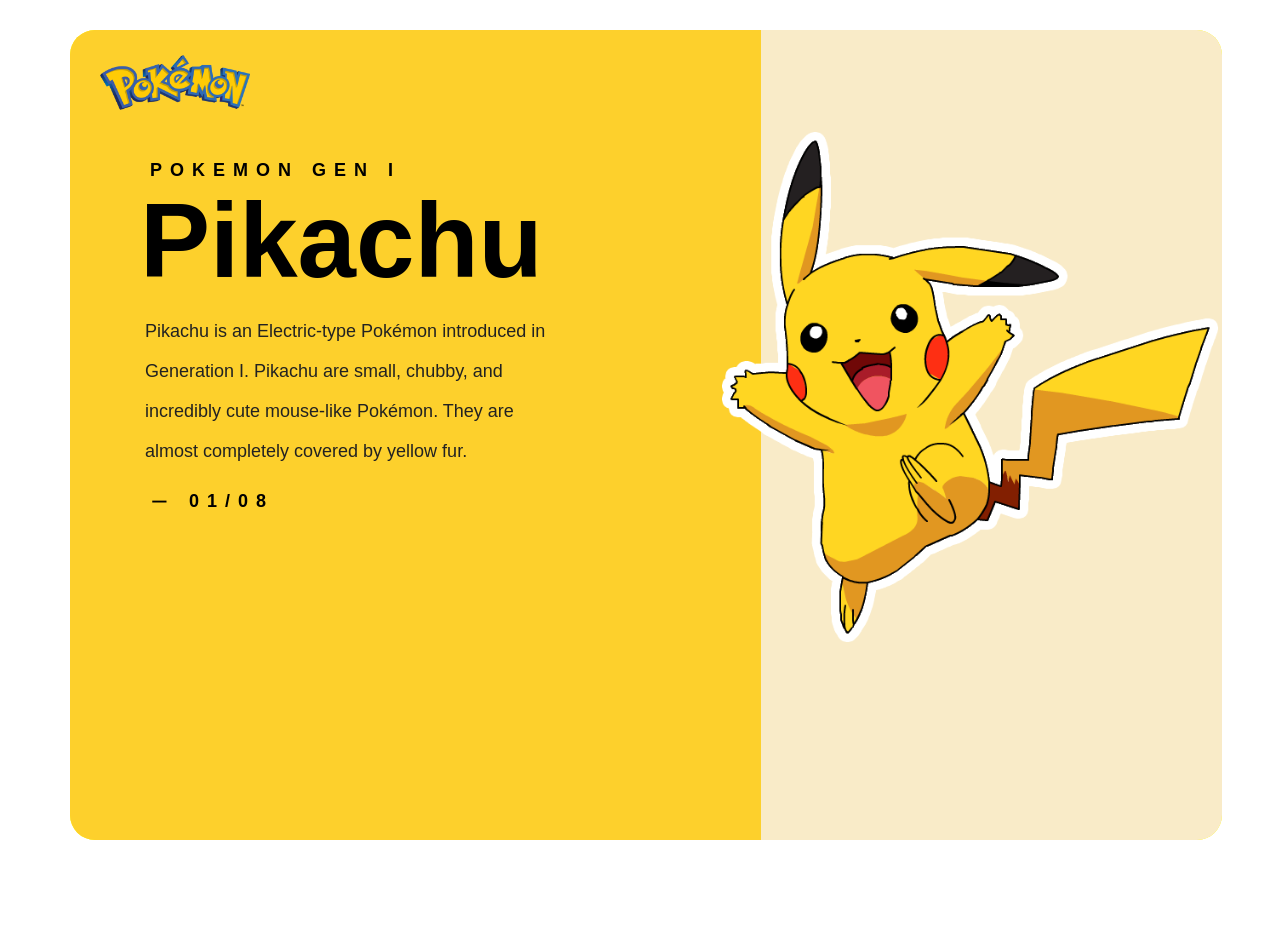
<file: Assignments/CSS/index.html>
<!DOCTYPE html>
<html lang="en">

<head>
    <meta charset="UTF-8">
    <meta name="viewport" content="width=device-width, initial-scale=1.0">
    <title>Pokemon UI</title>

    <link rel="stylesheet" href="style.css">
</head>

<body>

    <div class="parent">
        
        <img src="images/logo.png" alt="Pokeball" class="logo">
        <div class="dot1"></div>
        <div class="dot2"></div>
        <div class="dot3"></div>
        <div class="dot4"></div>
        <div class="dot5"></div>
        
        <div class="child1">

            <h4>POKEMON GEN I</h4>

                <h1>Pikachu</h1>

                <p>
                    Pikachu is an Electric-type Pokémon introduced in
                    Generation I. Pikachu are small, chubby, and
                    incredibly cute mouse-like Pokémon. They are
                    almost completely covered by yellow fur.
                </p>

                <h4 id="down">⸺ 01/08</h4>
            
        </div>
        <div class="child2">
            <img src="images/pikachu.png" alt="Pikachu" class="pikachu">
        </div>
        
            
    </div>

</body>

</html>
</file>
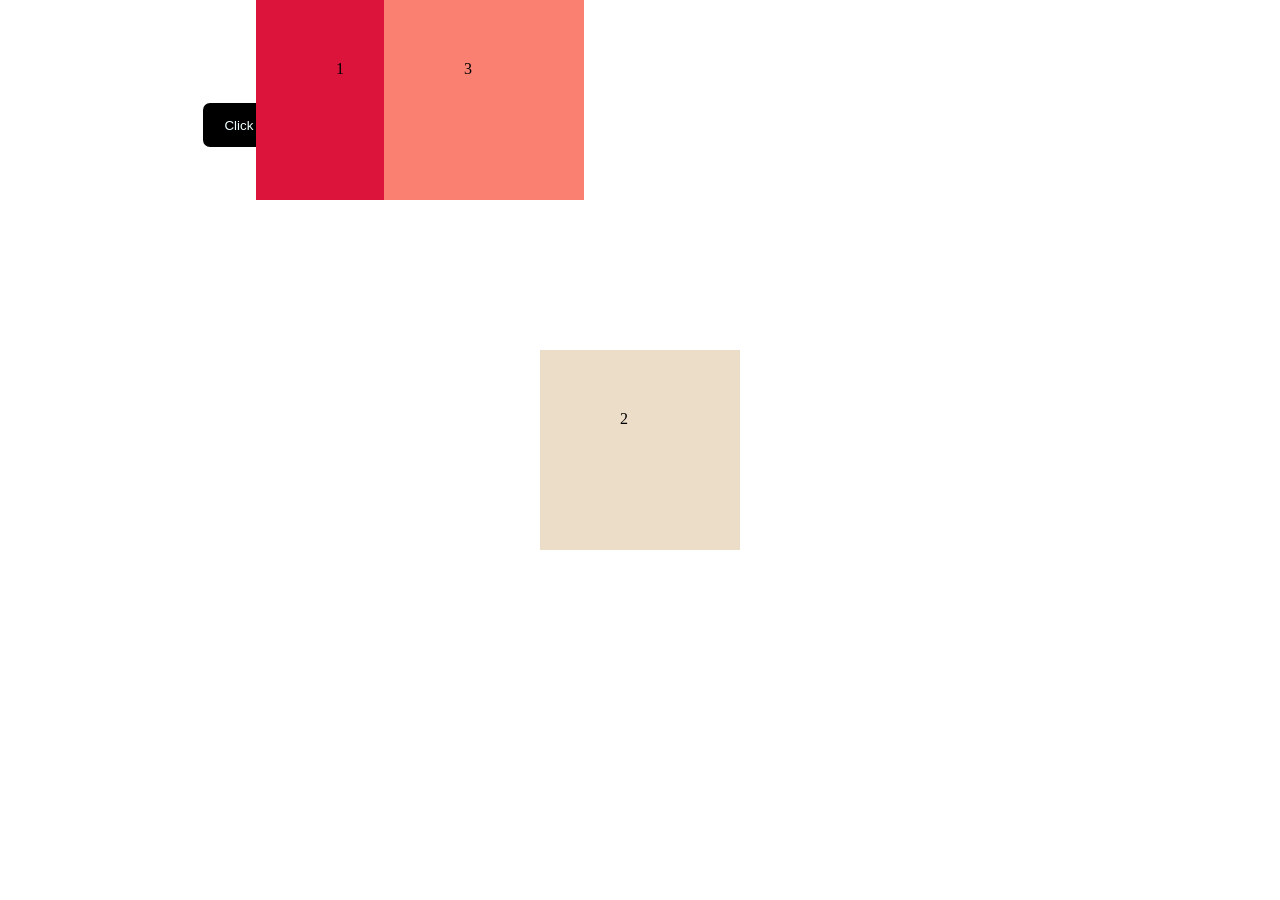
<file: CSS/CSS-Day1,2/index.html>
<!DOCTYPE html>
<html lang="en">
<head>
    <meta charset="UTF-8">
    <meta name="viewport" content="width=device-width, initial-scale=1.0">
    <title>Document</title>
    <link rel="stylesheet" href="style.css">
</head>
<body>
    <div id="box1">1</div>
    <div id="box2">2</div>
    <div id="box3">3</div>
    <button>Click Me</button>
</body>
</html>
</file>
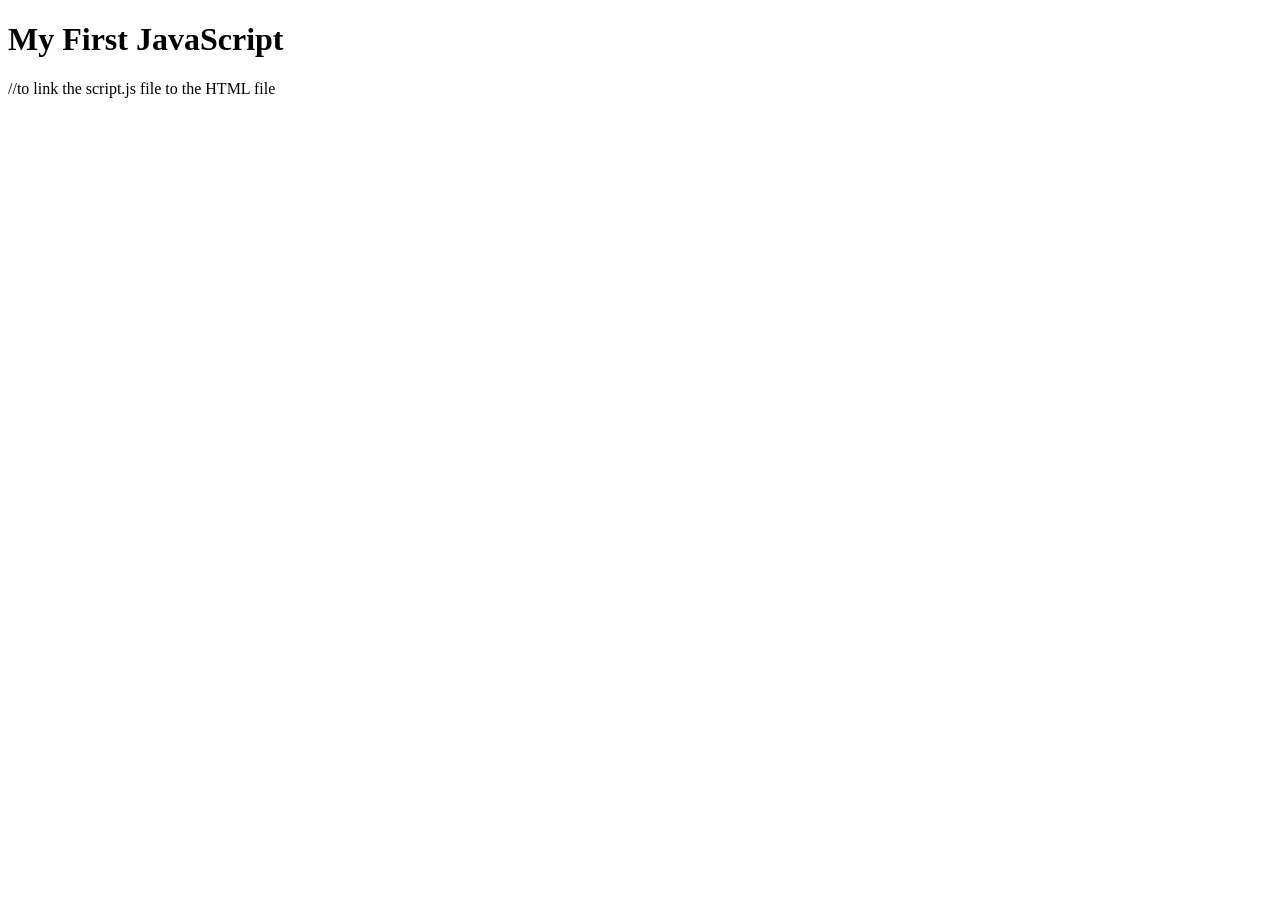
<file: JS/JS_Day1_Phase1/index.html>
<!DOCTYPE html>
<html lang="en">
<head>
    <meta charset="UTF-8">
    <meta name="viewport" content="width=device-width, initial-scale=1.0">
    <title>Document</title>
</head>
<body>
    
    <h1>My First JavaScript</h1>
    <script src="script.js"></script>  //to link the script.js file to the HTML file
</body>
</html>
</file>
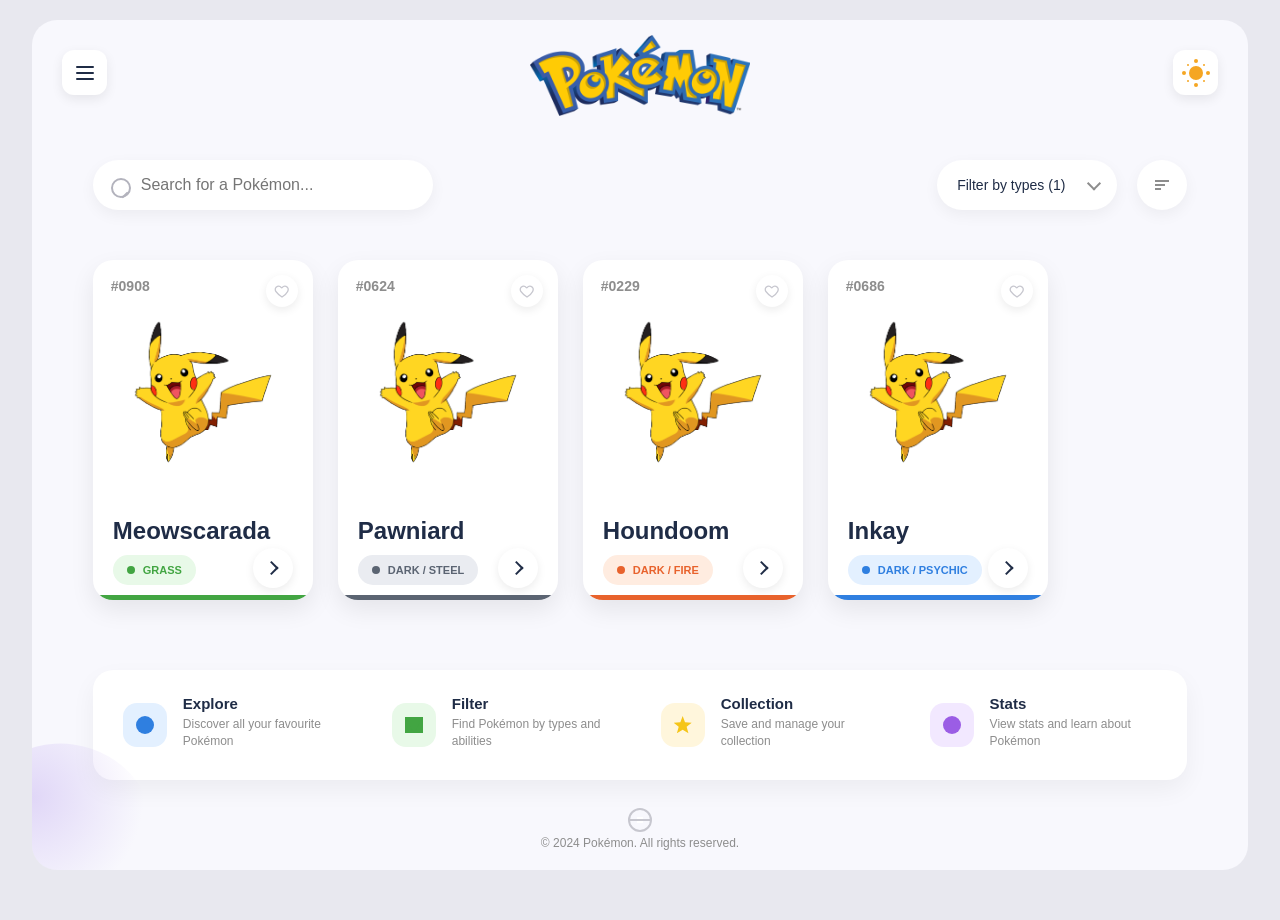
<file: Assignments/CSS/A1- Design 2/index.html>
<!DOCTYPE html>
<html lang="en">

<head>
    <meta charset="UTF-8">
    <meta name="viewport" content="width=device-width, initial-scale=1.0">
    <title>Pokemon UI</title>

    <link rel="stylesheet" href="style.css">
</head>

<body>

    <main class="container">

        <!-- ================= HEADER ================= -->

        <header>

            <button class="menu"></button>

            <img src="images/logo.png" alt="Pokemon Logo" class="logo">

            <button class="theme"></button>

        </header>

        <!-- ================= SEARCH ================= -->

        <section class="search">

            <input
                type="text"
                placeholder="Search for a Pokémon..."
            >

            <button class="filter-btn">
                Filter by types (1)
            </button>

            <button class="sort-btn"></button>

        </section>

        <!-- ================= POKEMON CARDS ================= -->

        <section class="cards">

            <!-- Card 1 -->

            <article class="card type-grass">

                <p class="number">
                    #0908
                </p>

                <button class="fav"></button>

                <img
                    src="images/pikachu.png"
                    alt="Meowscarada"
                    class="pokemon-image"
                >

                <h2>
                    Meowscarada
                </h2>

                <button class="type type-grass">
                    GRASS
                </button>

                <button class="arrow"></button>

            </article>

            <!-- Card 2 -->

            <article class="card type-steel">

                <p class="number">
                    #0624
                </p>

                <button class="fav"></button>

                <img
                    src="images/pikachu.png"
                    alt="Pawniard"
                    class="pokemon-image"
                >

                <h2>
                    Pawniard
                </h2>

                <button class="type type-steel">
                    DARK / STEEL
                </button>

                <button class="arrow"></button>

            </article>

            <!-- Card 3 -->

            <article class="card type-fire">

                <p class="number">
                    #0229
                </p>

                <button class="fav"></button>

                <img
                    src="images/pikachu.png"
                    alt="Houndoom"
                    class="pokemon-image"
                >

                <h2>
                    Houndoom
                </h2>

                <button class="type type-fire">
                    DARK / FIRE
                </button>

                <button class="arrow"></button>

            </article>

            <!-- Card 4 -->

            <article class="card type-psychic">

                <p class="number">
                    #0686
                </p>

                <button class="fav"></button>

                <img
                    src="images/pikachu.png"
                    alt="Inkay"
                    class="pokemon-image"
                >

                <h2>
                    Inkay
                </h2>

                <button class="type type-psychic">
                    DARK / PSYCHIC
                </button>

                <button class="arrow"></button>

            </article>

        </section>

        <!-- ================= FEATURES ================= -->

        <section class="features">

            <article class="feature feature-explore">

                <h3>
                    Explore
                </h3>

                <p>
                    Discover all your favourite Pokémon
                </p>

            </article>

            <article class="feature feature-filter">

                <h3>
                    Filter
                </h3>

                <p>
                    Find Pokémon by types and abilities
                </p>

            </article>

            <article class="feature feature-collection">

                <h3>
                    Collection
                </h3>

                <p>
                    Save and manage your collection
                </p>

            </article>

            <article class="feature feature-stats">

                <h3>
                    Stats
                </h3>

                <p>
                    View stats and learn about Pokémon
                </p>

            </article>

        </section>

        <!-- ================= FOOTER ================= -->

        <footer>

            <p>
                © 2024 Pokémon. All rights reserved.
            </p>

        </footer>

    </main>

</body>

</html>
</file>
<file: Assignments/CSS/style.css>
*{
    margin: 0;
    padding: 0;
    box-sizing: border-box;
}

html,
body{
    height: 100%;
    width: 100%;
}

.parent{
    width: 90%;
    height: 90%;
    background-color: yellow;
    margin-top: 30px;
    margin-left: 70px;
    border-radius: 25px;
    display: flex;
    overflow: hidden;
    position: relative;

    
}

.child1{
    height: 100%;
    width: 60%;
    background-color: #fdd02c;
}

.child2{
    height: 100%;
    width: 40%;
    background-color: #f9ebc8;
    
}

.pikachu{
    position: absolute;
    width: 600px;
    height: auto;
    top: 50px;
    left: 600px;
}

.dot1{
    height: 13px;
    width: 13px;
    background-color: black;
    border-radius: 30px;
    position: absolute;
    left: 1328px;
    top: 295px   ;

}
.dot2{
    height: 10px;
    width: 10px;
    background-color: #fdd02c;
    border-radius: 30px;
    position: absolute;
    left: 1330px;
    top: 320px

}
.dot3{
    height: 10px;
    width: 10px;
    background-color: #fdd02c;
    border-radius: 30px;
    position: absolute;
    left: 1330px;
    top: 340px

}
.dot4{
    height: 10px;
    width: 10px;
    background-color: #fdd02c;
    border-radius: 30px;
    position: absolute;
    left: 1330px;
    top: 360px

}
.dot5{
    height: 10px;
    width: 10px;
    background-color: #fdd02c;
    border-radius: 30px;
    position: absolute;
    left: 1330px;
    top: 380px
}

h4{

    font-size:18px;
    letter-spacing:8px;
    margin-left: 80px;
    margin-top: 130px;
    font-family: Arial, Helvetica, sans-serif;
}

h1{

    font-size:105px;
    font-weight:900;
    margin-left: 70px;
    font-family: Arial, Helvetica, sans-serif;
}
p{

    width:58%;

    margin-top:10px;

    font-size:18px;

    line-height:40px;

    color:#222;
    margin-left: 75px;
    font-family: Arial, Helvetica, sans-serif;
}

#down{
    margin-top: 20px;
    font-weight: 900;
}

.logo{
    position: absolute;
    width: 150px;
    margin-top: 25px;
    margin-left: 30px;
}
</file>
<file: CSS/CSS-Day1,2/style.css>
*{
    margin: 0;
    padding: 0;
    box-sizing: border-box;
}

html,
body{
    height: 100%;
    width: 100%;
}

/* Margin - Imaginary Space */
/* Padding - Padding from within element (ie) space from within od element */

#box1{
    width: 200px;
    height: 200px;
    background-color: crimson;
    padding-left: 80px;
    padding-top: 60px;
    position: absolute;
    left: 20%;
    z-index: 65;
}

#box2{
    width: 200px;
    height: 200px;
    background-color: rgb(236, 221, 201);
    padding-left: 80px;
    padding-top: 60px;
    position: absolute;
    left: 50%;
    top: 50%;
    z-index: 40%;
    transform: translate(-50%, -50%);
}

#box3{
    width: 200px;
    height: 200px;
    background-color: salmon;
    padding-left: 80px;
    padding-top: 60px;
    position: absolute;
    left: 30%;
    z-index: 70;
}


button{
    width: 100px;
    height: 50px;
    margin-left: 200px ;
    margin-top: 100px;
    background-color: black;
    color: azure;
    border: 3px solid white;
    border-radius: 10px;
    padding: 10px 20px;
    transition: ease-in;
}

button:hover{
    background-color: white;
    color: black;
}

/* Transform translate

makes the box centre

translate x - x axis
translate y - y axix*/
</file>
<file: Assignments/CSS/A1- Design 2/style.css>
/* ===========================
        GLOBAL
=========================== */

*{
    margin:0;
    padding:0;
    box-sizing:border-box;
}

html,
body{
    width:100%;
    height:100%;
    font-family:Arial, Helvetica, sans-serif;
    background:#e8e8ef;
}


/* ===========================
        CONTAINER
=========================== */

.container{

    width:95%;

    margin:20px auto 40px;

    padding-bottom:90px;

    border-radius:25px;

    background:#f8f8fd;

    position:relative;

    overflow:hidden;
}


/* Background decoration, drawn straight onto the
   container with ::before so no extra markup is
   needed at all */

.container::before{

    content:"";

    width:160px;
    height:160px;

    position:absolute;

    left:-40px;
    bottom:-30px;

    background:radial-gradient(circle at 30% 30%, #c9b6f2, transparent 70%);

    border-radius:0 60% 0 60%;

    opacity:.5;

    transform:rotate(-15deg);

    pointer-events:none;
}


/* ===========================
          HEADER
=========================== */

header{

    height:120px;

    position:relative;
}


/* Menu & Theme Button */

.menu,
.theme{

    width:45px;
    height:45px;

    border:none;

    border-radius:12px;

    background:white;

    position:absolute;

    cursor:pointer;

    box-shadow:0 4px 12px rgba(0,0,0,.08);

}


/* Menu */

.menu{

    top:30px;
    left:30px;
}


/* Hamburger lines: a single middle line plus a
   box-shadow copy above and below it, all relative
   to the button itself */

.menu::before{

    content:"";

    width:18px;
    height:2px;

    background:#1f2c46;

    border-radius:2px;

    position:absolute;

    top:50%;
    left:50%;

    transform:translate(-50%,-50%);

    box-shadow:
        0 -6px 0 #1f2c46,
        0 6px 0 #1f2c46;
}


/* Theme */

.theme{

    top:30px;
    right:30px;
}


/* Sun icon built from a circle + rays, all
   positioned relative to the button */

.theme::before{

    content:"";

    width:14px;
    height:14px;

    border-radius:50%;

    background:#f5a623;

    position:absolute;

    top:50%;
    left:50%;

    transform:translate(-50%,-50%);

    box-shadow:
        0 -12px 0 -5px #f5a623,
        0 12px 0 -5px #f5a623,
        -12px 0 0 -5px #f5a623,
        12px 0 0 -5px #f5a623,
        8px 8px 0 -6px #f5a623,
        -8px 8px 0 -6px #f5a623,
        8px -8px 0 -6px #f5a623,
        -8px -8px 0 -6px #f5a623;
}


/* Pokemon Logo */

.logo{

    width:220px;

    position:absolute;

    left:50%;

    top:15px;

    transform:translateX(-50%);
}



/* ===========================
        SEARCH SECTION
=========================== */

.search{

    width:90%;

    margin:auto;

    margin-top:20px;

    height:60px;

    position:relative;
}


/* Search Input */

.search input{

    width:340px;
    height:50px;

    border:none;

    outline:none;

    border-radius:30px;

    padding-left:48px;

    font-size:16px;

    background:white;

    box-shadow:0 5px 15px rgba(0,0,0,.05);
}


/* Search icon: since <input> can't carry generated
   content itself, the lens and handle are drawn on
   .search (already position:relative) at the same
   fixed offset the input sits at */

.search::before{

    content:"";

    width:16px;
    height:16px;

    border:2px solid #b3b3bd;

    border-radius:50%;

    position:absolute;

    top:18px;
    left:18px;
}

.search::after{

    content:"";

    width:2px;
    height:8px;

    background:#b3b3bd;

    border-radius:2px;

    position:absolute;

    top:31px;
    left:31px;

    transform:rotate(45deg);
}


/* Filter & Sort Buttons */

.filter-btn,
.sort-btn{

    height:50px;

    border:none;

    border-radius:30px;

    background:white;

    cursor:pointer;

    position:absolute;

    top:0;

    box-shadow:0 5px 15px rgba(0,0,0,.05);
}


/* Filter */

.filter-btn{

    width:180px;

    right:70px;

    padding-left:20px;
    padding-right:36px;

    text-align:left;

    font-size:14px;

    color:#1f2c46;
}


/* Dropdown chevron, pinned to the right edge
   of the filter button */

.filter-btn::after{

    content:"";

    width:8px;
    height:8px;

    border-right:2px solid #8d8d8d;
    border-bottom:2px solid #8d8d8d;

    position:absolute;

    top:50%;
    right:18px;

    transform:translateY(-65%) rotate(45deg);
}


/* Sort */

.sort-btn{

    width:50px;

    right:0;
}

.sort-btn::before{

    content:"";

    width:14px;
    height:10px;

    position:absolute;

    top:50%;
    left:50%;

    transform:translate(-50%,-50%);

    background:
        linear-gradient(#8d8d8d,#8d8d8d) left top / 14px 2px no-repeat,
        linear-gradient(#8d8d8d,#8d8d8d) left 4px / 10px 2px no-repeat,
        linear-gradient(#8d8d8d,#8d8d8d) left 8px / 6px 2px no-repeat;
}

/* ===========================
        POKEMON CARDS
=========================== */

.cards{

    width:90%;

    margin:40px auto;

    position:relative;

    height:370px;
}


/* Single Card */

.card{

    width:220px;
    height:340px;

    background:white;

    border-radius:20px;

    position:absolute;

    box-shadow:0 10px 25px rgba(0,0,0,.08);

    overflow:hidden;
}


/* Coloured bar along the bottom edge of every card,
   drawn on the card itself via ::after */

.card::after{

    content:"";

    width:100%;
    height:5px;

    position:absolute;

    left:0;
    bottom:0;
}


/* Card Position */

.card:nth-child(1){

    left:0;
}

.card:nth-child(2){

    left:245px;
}

.card:nth-child(3){

    left:490px;
}

.card:nth-child(4){

    left:735px;
}


/* Pokemon Number */

.number{

    position:absolute;

    top:18px;

    left:18px;

    color:#8d8d8d;

    font-weight:bold;

    font-size:14px;
}


/* Favourite Button */

.fav{

    width:32px;

    height:32px;

    border:none;

    border-radius:50%;

    background:white;

    position:absolute;

    top:15px;

    right:15px;

    box-shadow:0 3px 10px rgba(0,0,0,.08);

    cursor:pointer;
}


/* Heart icon, drawn as an inline SVG data-URI on the
   button's own ::before. A geometric CSS heart needs
   three stacked shapes (two humps + a point), more
   than two pseudo-elements can cleanly give us, and a
   text glyph (♡) renders inconsistently across fonts —
   an embedded vector sidesteps both problems without
   adding any markup. */

.fav::before{

    content:"";

    width:16px;
    height:16px;

    background-image:url('data:image/svg+xml;utf8,<svg xmlns="http://www.w3.org/2000/svg" viewBox="0 0 24 24" fill="none" stroke="%23c7c7cf" stroke-width="2" stroke-linecap="round" stroke-linejoin="round"><path d="M12 21s-6.7-4.35-9.3-8.3C1 9.7 1.9 6 5.2 4.9c2.1-.7 4.4.1 5.8 2 .3.4.9.4 1.2 0 1.4-1.9 3.7-2.7 5.8-2 3.3 1.1 4.2 4.8 2.5 7.8C18.7 16.65 12 21 12 21z"/></svg>');

    background-size:contain;

    background-repeat:no-repeat;

    position:absolute;

    top:50%;
    left:50%;

    transform:translate(-50%,-50%);
}


/* Pokemon Image */

.pokemon-image{

    width:170px;

    position:absolute;

    top:45px;

    left:50%;

    transform:translateX(-50%);
}


/* Pokemon Name */

.card h2{

    position:absolute;

    left:20px;

    bottom:55px;

    font-size:24px;

    color:#1f2c46;
}


/* Type Button */

.type{

    height:30px;

    border:none;

    border-radius:20px;

    background:#e8f9e8;

    color:#42a542;

    font-weight:bold;

    font-size:11px;

    padding:0 14px 0 30px;

    position:absolute;

    left:20px;

    bottom:15px;
}


/* Small dot built directly on the type button
   instead of a separate icon element */

.type::before{

    content:"";

    width:8px;
    height:8px;

    border-radius:50%;

    position:absolute;

    left:14px;

    top:50%;

    transform:translateY(-50%);
}


/* Type colour variants: the button's dot and the
   card's bottom bar both read off the same class */

.type-grass.type{ background:#e8f9e8; color:#42a542; }
.type-grass.type::before{ background:#42a542; }
.type-grass.card::after{ background:#42a542; }

.type-steel.type{ background:#eaecf1; color:#5b6472; }
.type-steel.type::before{ background:#5b6472; }
.type-steel.card::after{ background:#5b6472; }

.type-fire.type{ background:#ffece0; color:#e8622c; }
.type-fire.type::before{ background:#e8622c; }
.type-fire.card::after{ background:#e8622c; }

.type-psychic.type{ background:#e3f0ff; color:#2f7fe0; }
.type-psychic.type::before{ background:#2f7fe0; }
.type-psychic.card::after{ background:#2f7fe0; }


/* Arrow */

.arrow{

    width:40px;

    height:40px;

    border:none;

    border-radius:50%;

    background:white;

    box-shadow:0 3px 10px rgba(0,0,0,.08);

    position:absolute;

    right:20px;

    bottom:12px;

    cursor:pointer;
}

.arrow::before{

    content:"";

    width:8px;
    height:8px;

    border-right:2px solid #1f2c46;
    border-top:2px solid #1f2c46;

    position:absolute;

    top:50%;
    left:50%;

    transform:translate(-65%,-50%) rotate(45deg);
}


/* ===========================
        FEATURES SECTION
=========================== */

.features{

    width:90%;

    margin:20px auto 0;

    padding:25px 30px;

    background:white;

    border-radius:20px;

    box-shadow:0 10px 25px rgba(0,0,0,.05);

    display:flex;

    justify-content:space-between;
}


/* Single Feature */

.feature{

    width:22%;

    min-height:60px;

    position:relative;

    padding-left:60px;
}


/* Icon box, built with ::before straight on the
   article and pinned to its left edge */

.feature::before{

    content:"";

    width:44px;
    height:44px;

    border-radius:14px;

    position:absolute;

    top:50%;
    left:0;

    transform:translateY(-50%);
}


/* The icon mark itself, layered on top with ::after
   and centered inside that same box */

.feature::after{

    content:"";

    width:18px;
    height:18px;

    position:absolute;

    top:50%;
    left:22px;

    transform:translate(-50%,-50%);
}


.feature-explore::before{ background:#e3f0ff; }
.feature-explore::after{ background:#2f7fe0; border-radius:50%; }

.feature-filter::before{ background:#e8f9e8; }
.feature-filter::after{

    background:#42a542;

    border-radius:0;

    width:0;
    height:0;

    border-left:9px solid transparent;
    border-right:9px solid transparent;
    border-top:16px solid #42a542;
}

.feature-collection::before{ background:#fff6dc; }
.feature-collection::after{

    background:#f5c518;

    clip-path:polygon(50% 0%, 63% 35%, 100% 38%, 72% 60%, 82% 96%, 50% 76%, 18% 96%, 28% 60%, 0% 38%, 37% 35%);
}

.feature-stats::before{ background:#f2e8ff; }
.feature-stats::after{ background:#9b5de5; border-radius:50%; }


.feature h3{

    font-size:15px;

    color:#1f2c46;

    margin-bottom:4px;
}

.feature p{

    font-size:12px;

    color:#8d8d8d;

    line-height:1.4;
}


/* ===========================
          FOOTER
=========================== */

footer{

    width:100%;

    position:absolute;

    left:0;
    bottom:20px;

    text-align:center;

    padding-top:28px;
}


/* Pokeball mark, drawn on the footer itself and
   centered above the copyright line */

footer::before{

    content:"";

    width:20px;
    height:20px;

    border:2px solid #c7c7cf;

    border-radius:50%;

    position:absolute;

    top:0;
    left:50%;

    transform:translateX(-50%);

    background:
        linear-gradient(#c7c7cf,#c7c7cf) left center / 100% 2px no-repeat,
        radial-gradient(white 0 0) center / 6px 6px no-repeat,
        radial-gradient(transparent 3px, #c7c7cf 3px, #c7c7cf calc(3px + 2px), transparent calc(3px + 2px)) center / 6px 6px no-repeat;
}

footer p{

    font-size:12px;

    color:#8d8d8d;
}
</file>
